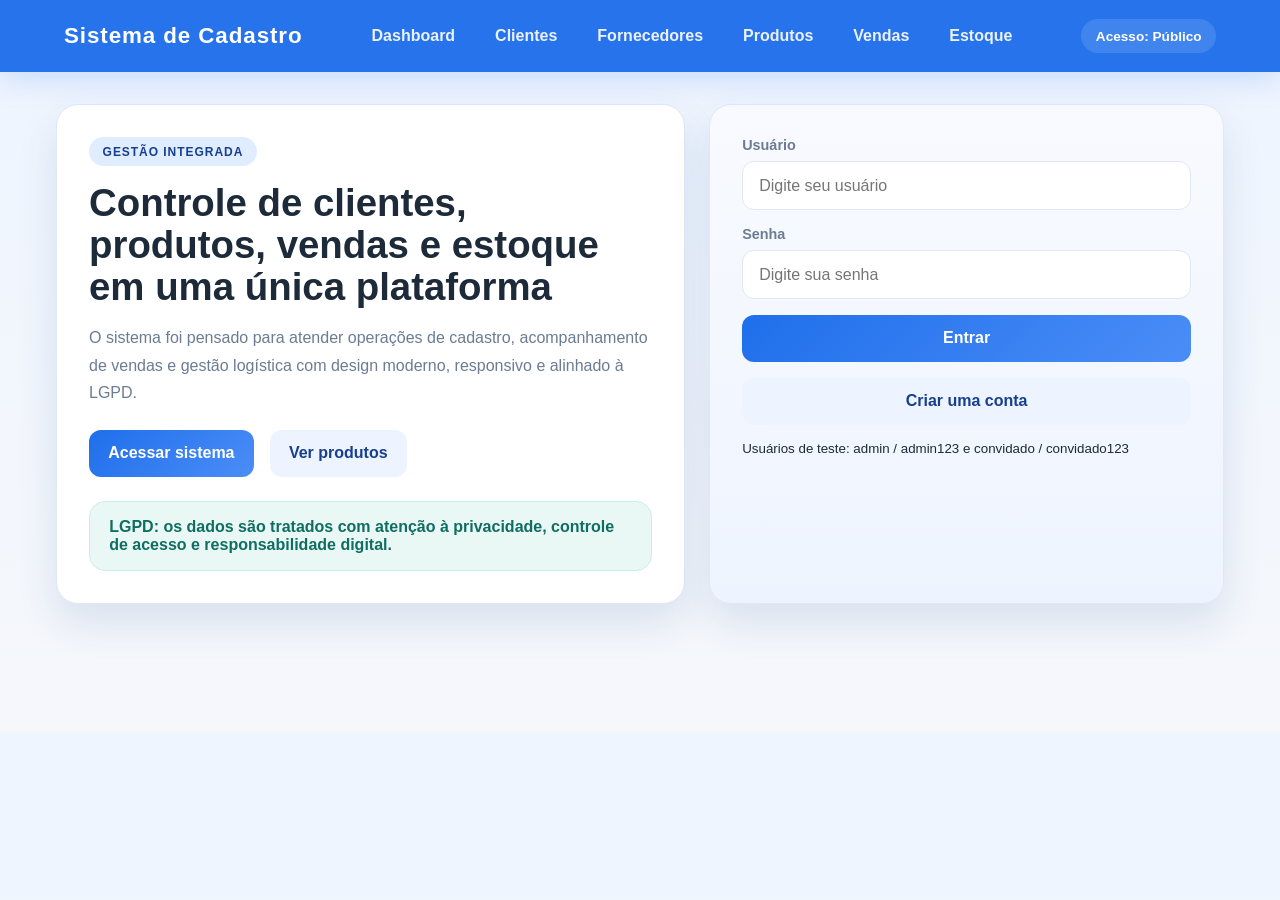
<file: projeto_md/sistema/index.html>
<!DOCTYPE html>
<html lang="pt-BR">
<head>
    <meta charset="UTF-8">
    <meta name="viewport" content="width=device-width, initial-scale=1.0">
    <title>Sistema de Cadastro</title>
    <link rel="stylesheet" href="css/style.css">
</head>
<body>
    <header class="header">
        <nav class="navbar">
            <div class="brand">Sistema de Cadastro</div>
            <div class="nav-links">
                <a href="index.html">Dashboard</a>
                <a href="clientes.html">Clientes</a>
                <a href="fornecedores.html">Fornecedores</a>
                <a href="produtos.html">Produtos</a>
                <a href="vendas.html">Vendas</a>
                <a href="estoque.html">Estoque</a>
            </div>
            <button id="userRole" class="user-role" type="button" title="Clique para sair">Acesso: Público</button>
        </nav>
    </header>

    <main class="container">
        <section class="hero">
            <div class="panel hero-copy">
                <span class="kicker">Gestão integrada</span>
                <h1>Controle de clientes, produtos, vendas e estoque em uma única plataforma</h1>
                <p>O sistema foi pensado para atender operações de cadastro, acompanhamento de vendas e gestão logística com design moderno, responsivo e alinhado à LGPD.</p>
                <div class="hero-actions">
                    <button class="btn btn-primary" onclick="document.getElementById('loginForm').scrollIntoView({behavior: 'smooth'})">Acessar sistema</button>
                    <button class="btn btn-secondary" onclick="window.location.href='produtos.html'">Ver produtos</button>
                </div>
                <div class="lgpd-banner">
                    LGPD: os dados são tratados com atenção à privacidade, controle de acesso e responsabilidade digital.
                </div>
            </div>

            <div class="panel auth-panel">
                <form id="loginForm" class="form-grid">
                    <div>
                        <label for="usuario">Usuário</label>
                        <input id="usuario" name="usuario" type="text" placeholder="Digite seu usuário" required>
                    </div>
                    <div>
                        <label for="senha">Senha</label>
                        <input id="senha" name="senha" type="password" placeholder="Digite sua senha" required>
                    </div>
                    <button class="btn btn-primary" type="submit">Entrar</button>
                    <button id="showRegister" class="btn btn-secondary" type="button">Criar uma conta</button>
                    <small id="loginStatus">Usuários de teste: admin / admin123 e convidado / convidado123</small>
                </form>
                <form id="registerForm" class="form-grid hidden">
                    <h3>Criar uma conta</h3>
                    <div>
                        <label for="novoUsuario">Usuário</label>
                        <input id="novoUsuario" name="usuario" type="text" required>
                    </div>
                    <div>
                        <label for="novaSenha">Senha</label>
                        <input id="novaSenha" name="senha" type="password" minlength="6" required>
                    </div>
                    <button class="btn btn-primary" type="submit">Cadastrar conta</button>
                    <button id="showLogin" class="btn btn-secondary" type="button">Voltar para entrar</button>
                    <small id="registerStatus">A nova conta será criada como Convidado.</small>
                </form>
                <div id="dashboardSummary" class="hidden">
                    <h3>Resumo do sistema</h3>
                    <div class="card-grid">
                        <article class="summary-card">
                            <div class="tag">Clientes</div>
                            <div id="totalClients" class="value">0</div>
                        </article>
                        <article class="summary-card">
                            <div class="tag">Fornecedores</div>
                            <div id="totalSuppliers" class="value">0</div>
                        </article>
                        <article class="summary-card">
                            <div class="tag">Produtos</div>
                            <div id="totalProducts" class="value">0</div>
                        </article>
                        <article class="summary-card">
                            <div class="tag">Vendas</div>
                            <div id="totalSales" class="value">R$ 0,00</div>
                        </article>
                    </div>
                    <button id="logoutButton" class="btn btn-secondary" type="button">Sair do administrador</button>
                </div>
            </div>
        </section>
    </main>

    <script src="js/script.js"></script>
</body>
</html>
</file>
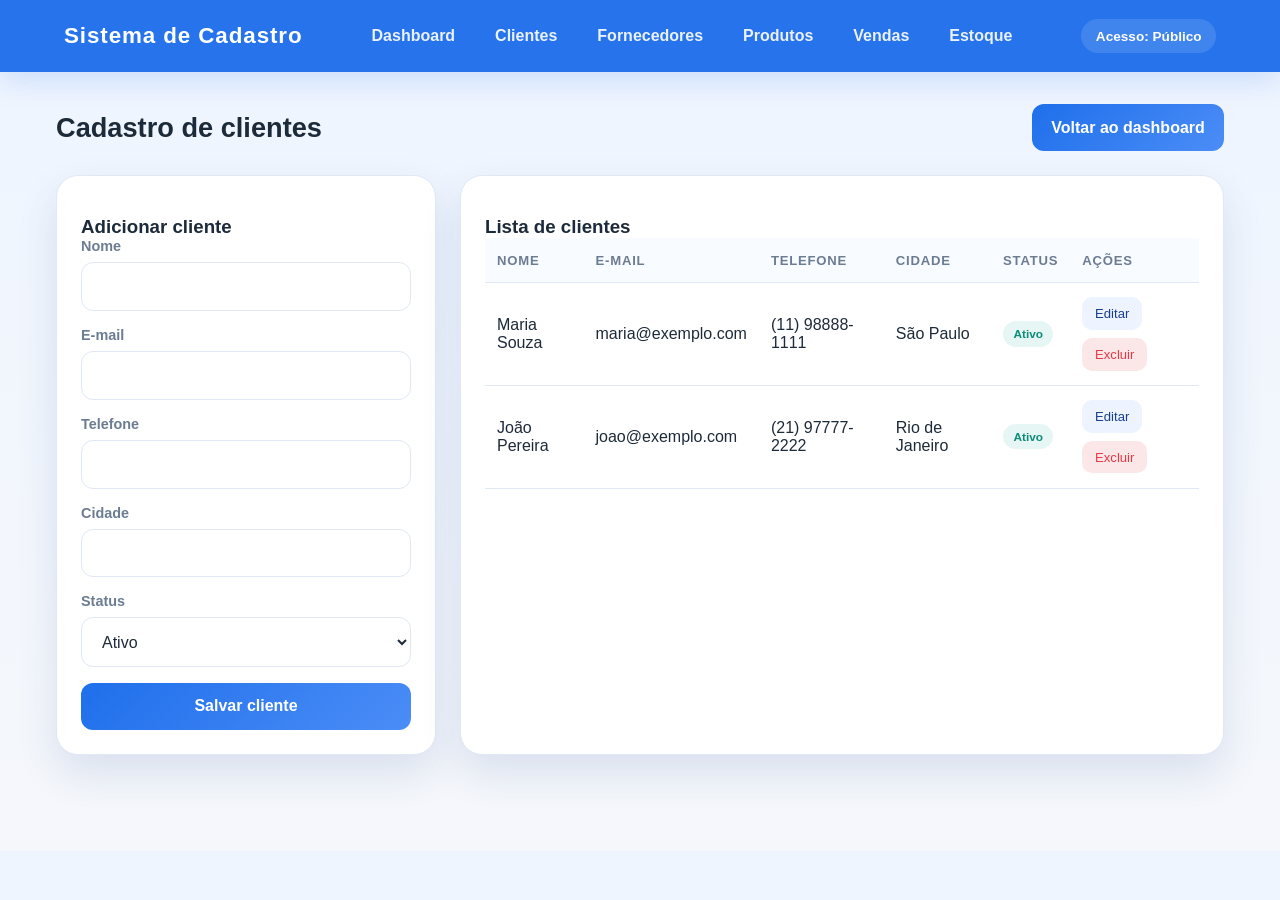
<file: projeto_md/sistema/clientes.html>
<!DOCTYPE html>
<html lang="pt-BR">
<head>
    <meta charset="UTF-8">
    <meta name="viewport" content="width=device-width, initial-scale=1.0">
    <title>Clientes</title>
    <link rel="stylesheet" href="css/style.css">
</head>
<body>
    <header class="header">
        <nav class="navbar">
            <div class="brand">Sistema de Cadastro</div>
            <div class="nav-links">
                <a href="index.html">Dashboard</a>
                <a href="clientes.html">Clientes</a>
                <a href="fornecedores.html">Fornecedores</a>
                <a href="produtos.html">Produtos</a>
                <a href="vendas.html">Vendas</a>
                <a href="estoque.html">Estoque</a>
            </div>
            <div id="userRole" class="user-role">Acesso: Público</div>
        </nav>
    </header>

    <main class="container">
        <div class="page-header">
            <h2>Cadastro de clientes</h2>
            <button class="btn btn-primary" onclick="window.location.href='index.html'">Voltar ao dashboard</button>
        </div>

        <div class="layout">
            <section class="panel form-panel">
                <h3>Adicionar cliente</h3>
                <form id="cadastroClienteForm" class="form-grid">
                    <div>
                        <label for="nome">Nome</label>
                        <input id="nome" name="nome" type="text" required>
                    </div>
                    <div>
                        <label for="email">E-mail</label>
                        <input id="email" name="email" type="email" required>
                    </div>
                    <div>
                        <label for="telefone">Telefone</label>
                        <input id="telefone" name="telefone" type="tel" required>
                    </div>
                    <div>
                        <label for="cidade">Cidade</label>
                        <input id="cidade" name="cidade" type="text" required>
                    </div>
                    <div>
                        <label for="status">Status</label>
                        <select id="status" name="status">
                            <option value="Ativo">Ativo</option>
                            <option value="Inativo">Inativo</option>
                        </select>
                    </div>
                    <button class="btn btn-primary" type="submit">Salvar cliente</button>
                </form>
            </section>

            <section class="panel table-panel">
                <h3>Lista de clientes</h3>
                <div class="table-wrap">
                    <table>
                        <thead>
                            <tr>
                                <th>Nome</th>
                                <th>E-mail</th>
                                <th>Telefone</th>
                                <th>Cidade</th>
                                <th>Status</th>
                                <th>Ações</th>
                            </tr>
                        </thead>
                        <tbody id="clientesTableBody"></tbody>
                    </table>
                </div>
            </section>
        </div>
    </main>

    <script src="js/script.js"></script>
</body>
</html>
</file>
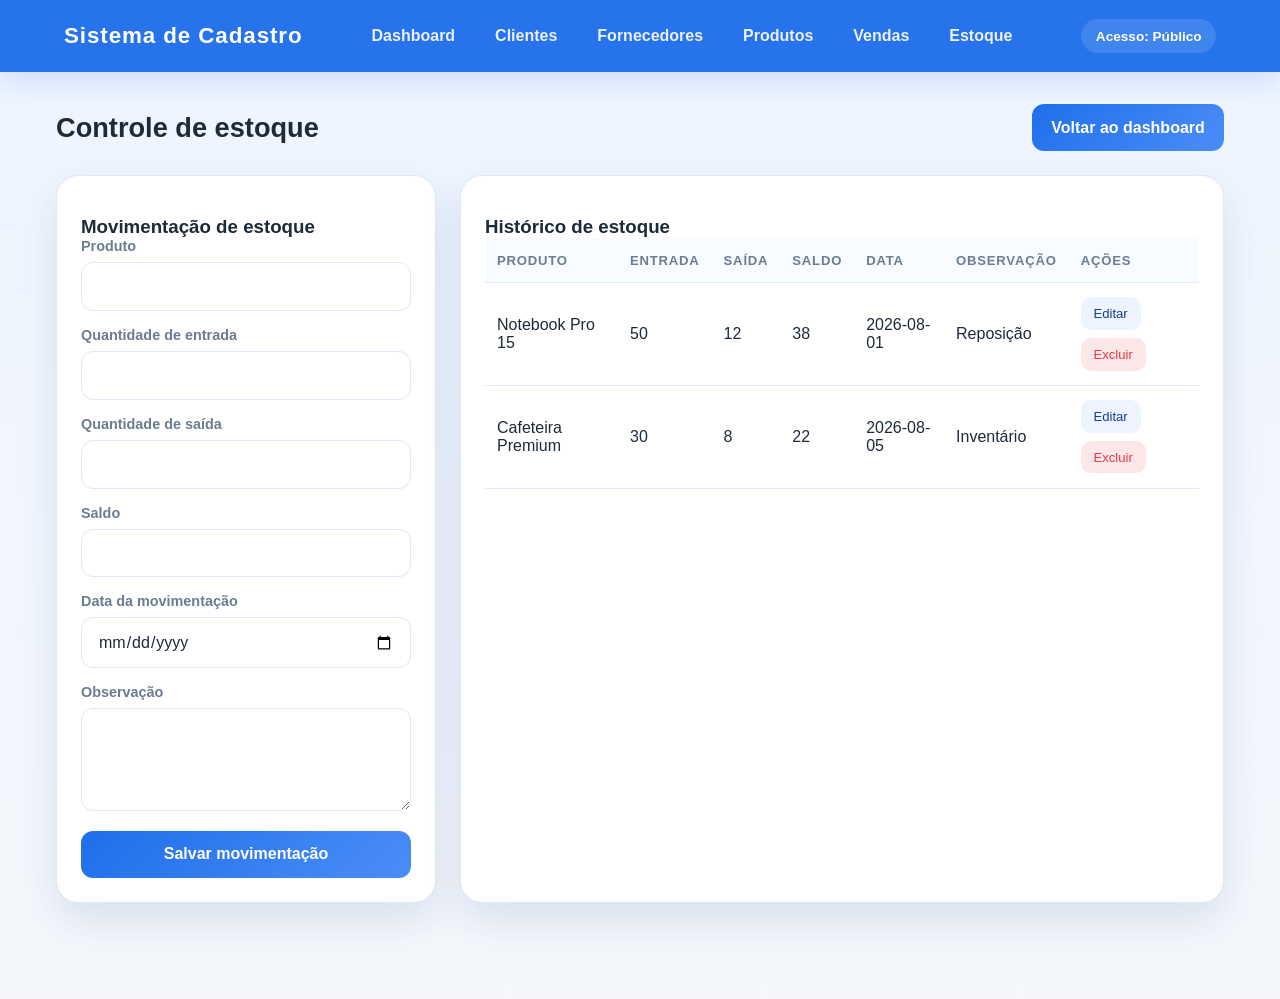
<file: projeto_md/sistema/estoque.html>
<!DOCTYPE html>
<html lang="pt-BR">
<head>
    <meta charset="UTF-8">
    <meta name="viewport" content="width=device-width, initial-scale=1.0">
    <title>Estoque</title>
    <link rel="stylesheet" href="css/style.css">
</head>
<body>
    <header class="header">
        <nav class="navbar">
            <div class="brand">Sistema de Cadastro</div>
            <div class="nav-links">
                <a href="index.html">Dashboard</a>
                <a href="clientes.html">Clientes</a>
                <a href="fornecedores.html">Fornecedores</a>
                <a href="produtos.html">Produtos</a>
                <a href="vendas.html">Vendas</a>
                <a href="estoque.html">Estoque</a>
            </div>
            <div id="userRole" class="user-role">Acesso: Público</div>
        </nav>
    </header>

    <main class="container">
        <div class="page-header">
            <h2>Controle de estoque</h2>
            <button class="btn btn-primary" onclick="window.location.href='index.html'">Voltar ao dashboard</button>
        </div>

        <div class="layout">
            <section class="panel form-panel">
                <h3>Movimentação de estoque</h3>
                <form id="cadastroEstoqueForm" class="form-grid">
                    <div>
                        <label for="produto">Produto</label>
                        <input id="produto" name="produto" type="text" required>
                    </div>
                    <div>
                        <label for="quantidade_entrada">Quantidade de entrada</label>
                        <input id="quantidade_entrada" name="quantidade_entrada" type="number" required>
                    </div>
                    <div>
                        <label for="quantidade_saida">Quantidade de saída</label>
                        <input id="quantidade_saida" name="quantidade_saida" type="number" required>
                    </div>
                    <div>
                        <label for="saldo">Saldo</label>
                        <input id="saldo" name="saldo" type="number" required>
                    </div>
                    <div>
                        <label for="data_movimento">Data da movimentação</label>
                        <input id="data_movimento" name="data_movimento" type="date" required>
                    </div>
                    <div>
                        <label for="observacao">Observação</label>
                        <textarea id="observacao" name="observacao" rows="4"></textarea>
                    </div>
                    <button class="btn btn-primary" type="submit">Salvar movimentação</button>
                </form>
            </section>

            <section class="panel table-panel">
                <h3>Histórico de estoque</h3>
                <div class="table-wrap">
                    <table>
                        <thead>
                            <tr>
                                <th>Produto</th>
                                <th>Entrada</th>
                                <th>Saída</th>
                                <th>Saldo</th>
                                <th>Data</th>
                                <th>Observação</th>
                                <th>Ações</th>
                            </tr>
                        </thead>
                        <tbody id="estoqueTableBody"></tbody>
                    </table>
                </div>
            </section>
        </div>
    </main>

    <script src="js/script.js"></script>
</body>
</html>
</file>
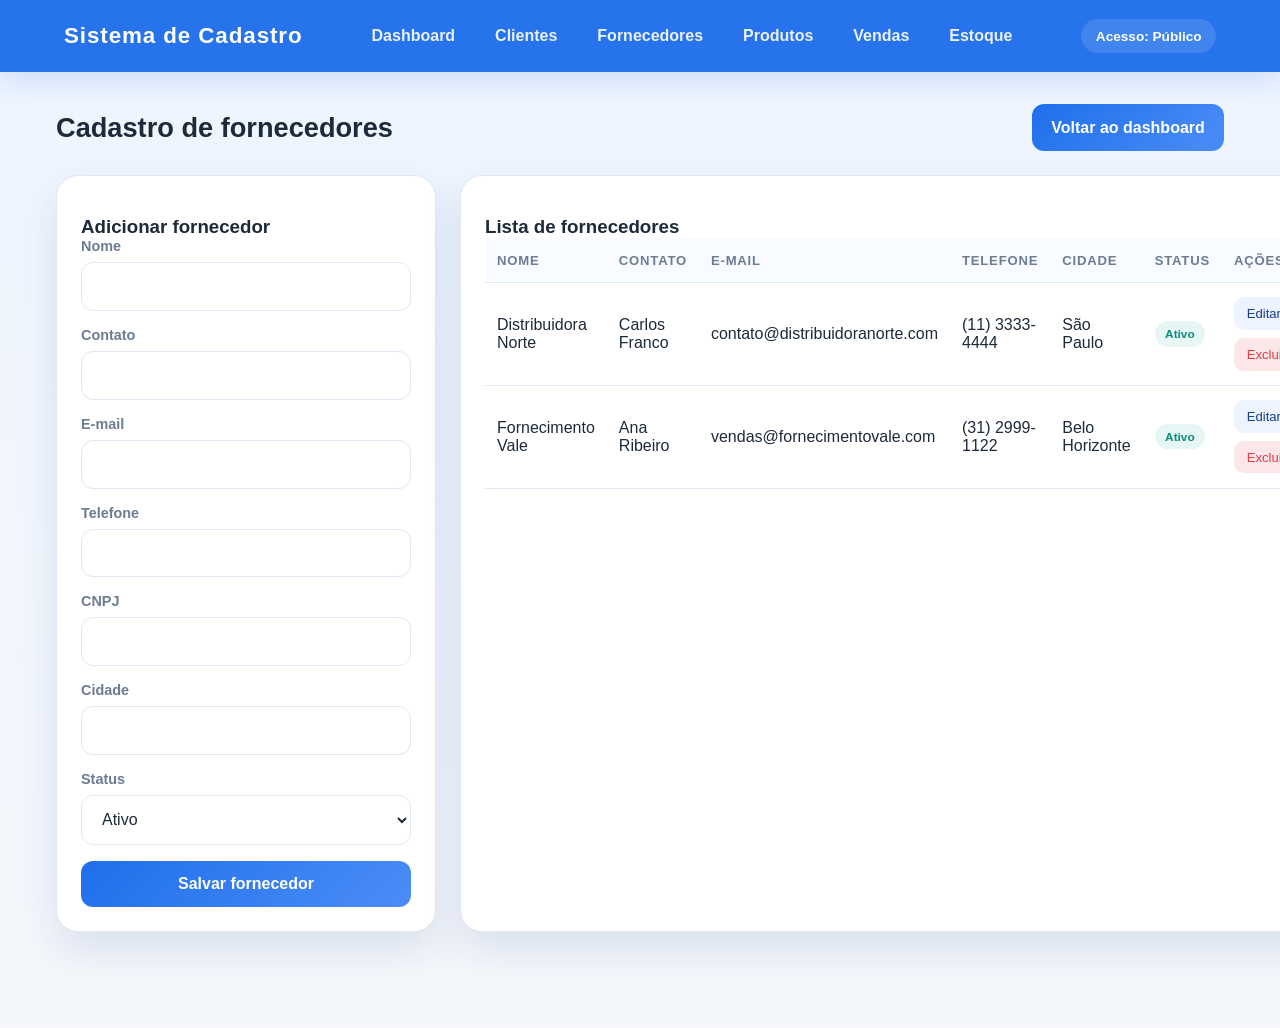
<file: projeto_md/sistema/fornecedores.html>
<!DOCTYPE html>
<html lang="pt-BR">
<head>
    <meta charset="UTF-8">
    <meta name="viewport" content="width=device-width, initial-scale=1.0">
    <title>Fornecedores</title>
    <link rel="stylesheet" href="css/style.css">
</head>
<body>
    <header class="header">
        <nav class="navbar">
            <div class="brand">Sistema de Cadastro</div>
            <div class="nav-links">
                <a href="index.html">Dashboard</a>
                <a href="clientes.html">Clientes</a>
                <a href="fornecedores.html">Fornecedores</a>
                <a href="produtos.html">Produtos</a>
                <a href="vendas.html">Vendas</a>
                <a href="estoque.html">Estoque</a>
            </div>
            <div id="userRole" class="user-role">Acesso: Público</div>
        </nav>
    </header>

    <main class="container">
        <div class="page-header">
            <h2>Cadastro de fornecedores</h2>
            <button class="btn btn-primary" onclick="window.location.href='index.html'">Voltar ao dashboard</button>
        </div>

        <div class="layout">
            <section class="panel form-panel">
                <h3>Adicionar fornecedor</h3>
                <form id="cadastroFornecedorForm" class="form-grid">
                    <div>
                        <label for="nome">Nome</label>
                        <input id="nome" name="nome" type="text" required>
                    </div>
                    <div>
                        <label for="contato">Contato</label>
                        <input id="contato" name="contato" type="text" required>
                    </div>
                    <div>
                        <label for="email">E-mail</label>
                        <input id="email" name="email" type="email" required>
                    </div>
                    <div>
                        <label for="telefone">Telefone</label>
                        <input id="telefone" name="telefone" type="tel" required>
                    </div>
                    <div>
                        <label for="cnpj">CNPJ</label>
                        <input id="cnpj" name="cnpj" type="text" required>
                    </div>
                    <div>
                        <label for="cidade">Cidade</label>
                        <input id="cidade" name="cidade" type="text" required>
                    </div>
                    <div>
                        <label for="status">Status</label>
                        <select id="status" name="status">
                            <option value="Ativo">Ativo</option>
                            <option value="Inativo">Inativo</option>
                        </select>
                    </div>
                    <button class="btn btn-primary" type="submit">Salvar fornecedor</button>
                </form>
            </section>

            <section class="panel table-panel">
                <h3>Lista de fornecedores</h3>
                <div class="table-wrap">
                    <table>
                        <thead>
                            <tr>
                                <th>Nome</th>
                                <th>Contato</th>
                                <th>E-mail</th>
                                <th>Telefone</th>
                                <th>Cidade</th>
                                <th>Status</th>
                                <th>Ações</th>
                            </tr>
                        </thead>
                        <tbody id="fornecedoresTableBody"></tbody>
                    </table>
                </div>
            </section>
        </div>
    </main>

    <script src="js/script.js"></script>
</body>
</html>
</file>
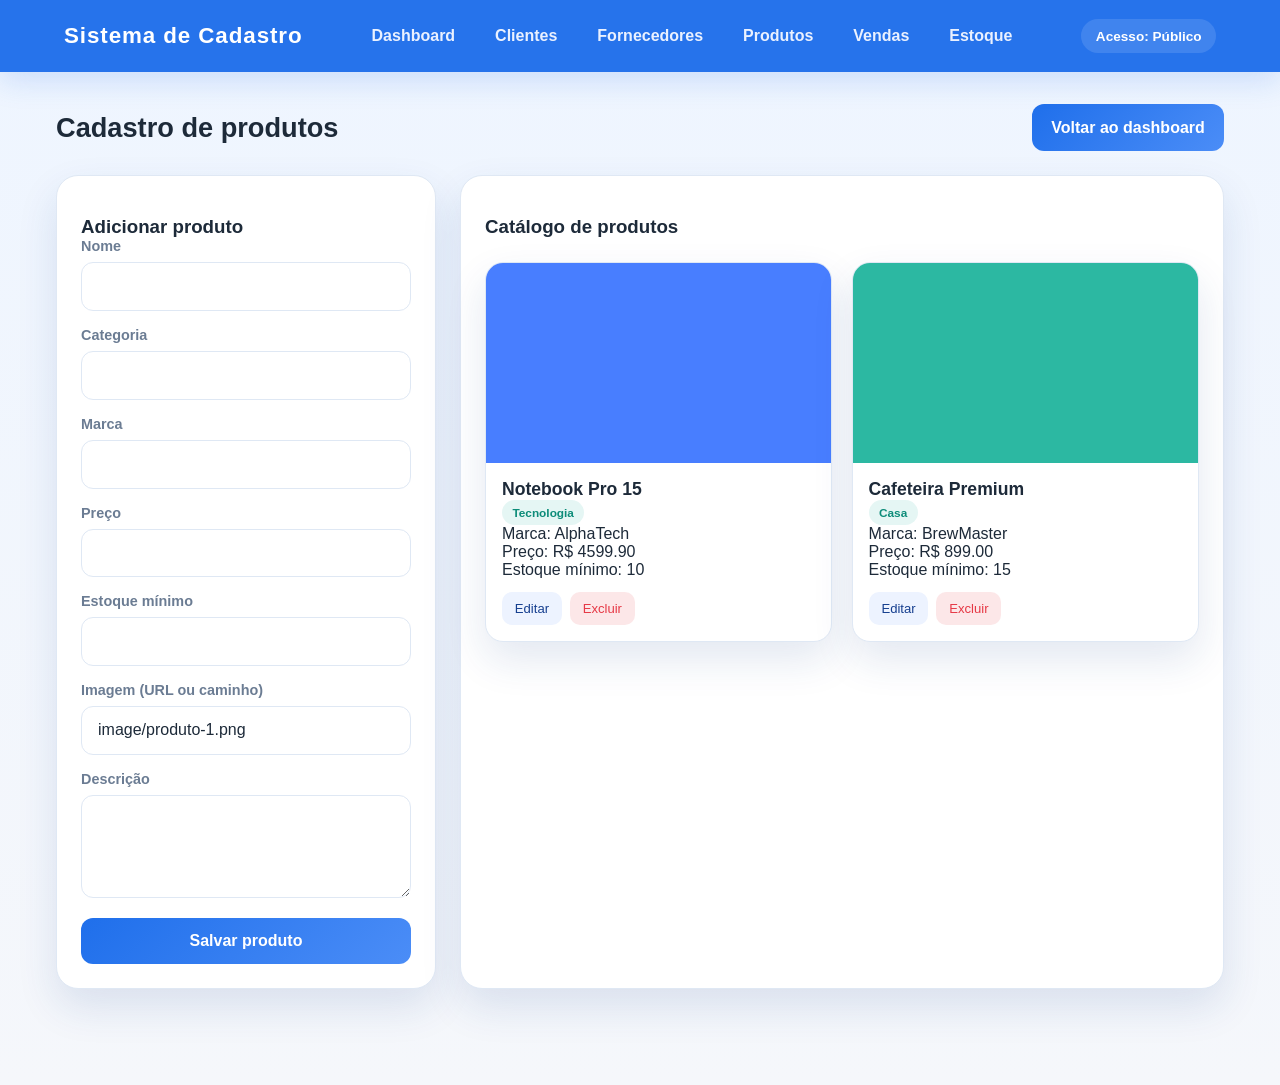
<file: projeto_md/sistema/produtos.html>
<!DOCTYPE html>
<html lang="pt-BR">
<head>
    <meta charset="UTF-8">
    <meta name="viewport" content="width=device-width, initial-scale=1.0">
    <title>Produtos</title>
    <link rel="stylesheet" href="css/style.css">
</head>
<body>
    <header class="header">
        <nav class="navbar">
            <div class="brand">Sistema de Cadastro</div>
            <div class="nav-links">
                <a href="index.html">Dashboard</a>
                <a href="clientes.html">Clientes</a>
                <a href="fornecedores.html">Fornecedores</a>
                <a href="produtos.html">Produtos</a>
                <a href="vendas.html">Vendas</a>
                <a href="estoque.html">Estoque</a>
            </div>
            <div id="userRole" class="user-role">Acesso: Público</div>
        </nav>
    </header>

    <main class="container">
        <div class="page-header">
            <h2>Cadastro de produtos</h2>
            <button class="btn btn-primary" onclick="window.location.href='index.html'">Voltar ao dashboard</button>
        </div>

        <div class="layout">
            <section class="panel form-panel">
                <h3>Adicionar produto</h3>
                <form id="cadastroProdutoForm" class="form-grid">
                    <div>
                        <label for="nome">Nome</label>
                        <input id="nome" name="nome" type="text" required>
                    </div>
                    <div>
                        <label for="categoria">Categoria</label>
                        <input id="categoria" name="categoria" type="text" required>
                    </div>
                    <div>
                        <label for="marca">Marca</label>
                        <input id="marca" name="marca" type="text" required>
                    </div>
                    <div>
                        <label for="preco">Preço</label>
                        <input id="preco" name="preco" type="number" step="0.01" required>
                    </div>
                    <div>
                        <label for="estoque_minimo">Estoque mínimo</label>
                        <input id="estoque_minimo" name="estoque_minimo" type="number" required>
                    </div>
                    <div>
                        <label for="imagem">Imagem (URL ou caminho)</label>
                        <input id="imagem" name="imagem" type="text" value="image/produto-1.png">
                    </div>
                    <div>
                        <label for="descricao">Descrição</label>
                        <textarea id="descricao" name="descricao" rows="4"></textarea>
                    </div>
                    <button class="btn btn-primary" type="submit">Salvar produto</button>
                </form>
            </section>

            <section class="panel table-panel">
                <h3>Catálogo de produtos</h3>
                <div id="produtosGrid" class="card-grid"></div>
            </section>
        </div>
    </main>

    <script src="js/script.js"></script>
</body>
</html>
</file>
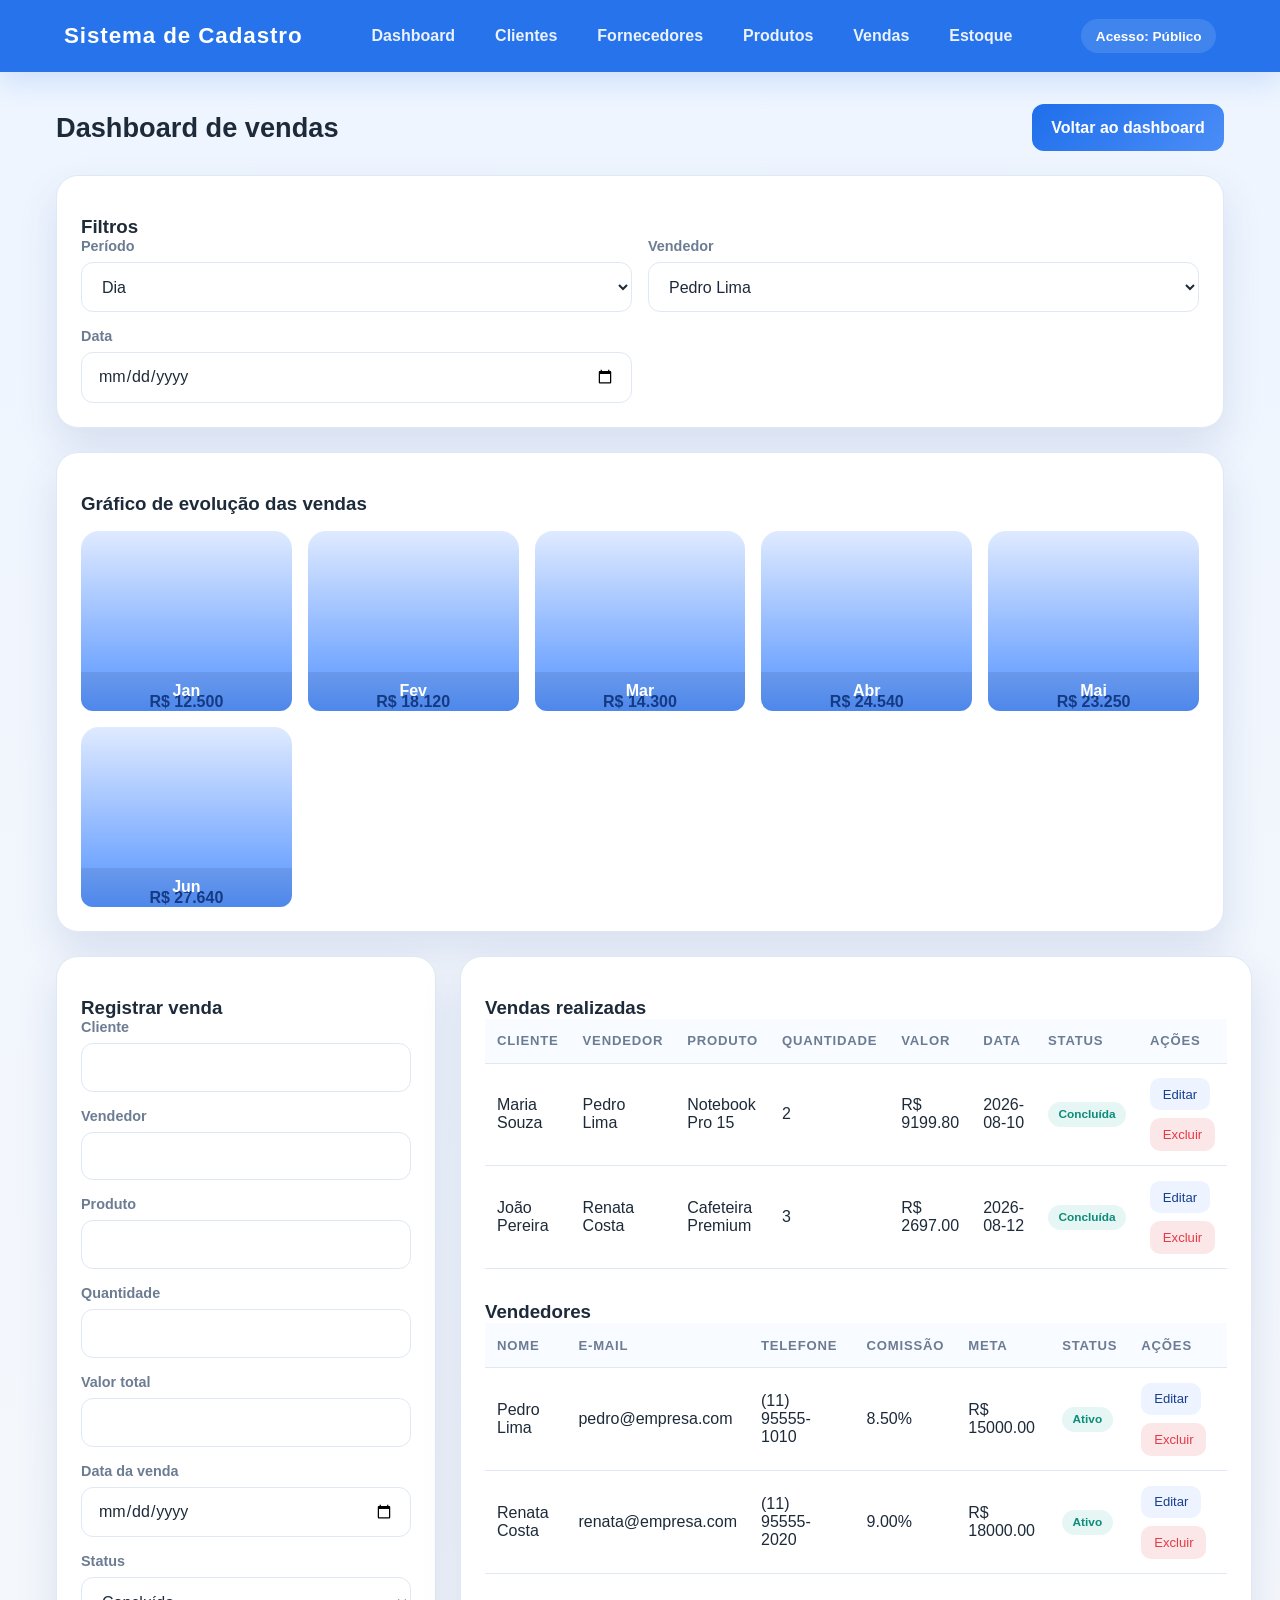
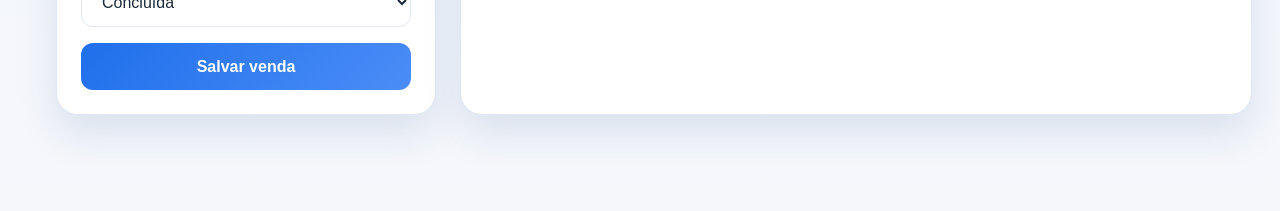
<file: projeto_md/sistema/vendas.html>
<!DOCTYPE html>
<html lang="pt-BR">
<head>
    <meta charset="UTF-8">
    <meta name="viewport" content="width=device-width, initial-scale=1.0">
    <title>Vendas</title>
    <link rel="stylesheet" href="css/style.css">
</head>
<body>
    <header class="header">
        <nav class="navbar">
            <div class="brand">Sistema de Cadastro</div>
            <div class="nav-links">
                <a href="index.html">Dashboard</a>
                <a href="clientes.html">Clientes</a>
                <a href="fornecedores.html">Fornecedores</a>
                <a href="produtos.html">Produtos</a>
                <a href="vendas.html">Vendas</a>
                <a href="estoque.html">Estoque</a>
            </div>
            <div id="userRole" class="user-role">Acesso: Público</div>
        </nav>
    </header>

    <main class="container">
        <div class="page-header">
            <h2>Dashboard de vendas</h2>
            <button class="btn btn-primary" onclick="window.location.href='index.html'">Voltar ao dashboard</button>
        </div>

        <section class="panel form-panel" style="margin-bottom: 1.5rem;">
            <h3>Filtros</h3>
            <div class="form-row">
                <div>
                    <label for="periodo">Período</label>
                    <select id="periodo" name="periodo">
                        <option value="dia">Dia</option>
                        <option value="mes">Mês</option>
                        <option value="ano">Ano</option>
                    </select>
                </div>
                <div>
                    <label for="vendedor">Vendedor</label>
                    <select id="vendedor" name="vendedor">
                        <option value="Pedro Lima">Pedro Lima</option>
                        <option value="Renata Costa">Renata Costa</option>
                    </select>
                </div>
                <div>
                    <label for="data">Data</label>
                    <input id="data" name="data" type="date">
                </div>
            </div>
        </section>

        <section class="panel form-panel" style="margin-bottom: 1.5rem;">
            <h3>Gráfico de evolução das vendas</h3>
            <div id="salesChart" class="chart-grid"></div>
        </section>

        <div class="layout">
            <section class="panel form-panel">
                <h3>Registrar venda</h3>
                <form id="cadastroVendaForm" class="form-grid">
                    <div>
                        <label for="cliente">Cliente</label>
                        <input id="cliente" name="cliente" type="text" required>
                    </div>
                    <div>
                        <label for="vendedor">Vendedor</label>
                        <input id="vendedor" name="vendedor" type="text" required>
                    </div>
                    <div>
                        <label for="produto">Produto</label>
                        <input id="produto" name="produto" type="text" required>
                    </div>
                    <div>
                        <label for="quantidade">Quantidade</label>
                        <input id="quantidade" name="quantidade" type="number" required>
                    </div>
                    <div>
                        <label for="valor_total">Valor total</label>
                        <input id="valor_total" name="valor_total" type="number" step="0.01" required>
                    </div>
                    <div>
                        <label for="data_venda">Data da venda</label>
                        <input id="data_venda" name="data_venda" type="date" required>
                    </div>
                    <div>
                        <label for="status">Status</label>
                        <select id="status" name="status">
                            <option value="Concluída">Concluída</option>
                            <option value="Pendente">Pendente</option>
                            <option value="Cancelada">Cancelada</option>
                        </select>
                    </div>
                    <button class="btn btn-primary" type="submit">Salvar venda</button>
                </form>
            </section>

            <section class="panel table-panel">
                <h3>Vendas realizadas</h3>
                <div class="table-wrap">
                    <table>
                        <thead>
                            <tr>
                                <th>Cliente</th>
                                <th>Vendedor</th>
                                <th>Produto</th>
                                <th>Quantidade</th>
                                <th>Valor</th>
                                <th>Data</th>
                                <th>Status</th>
                                <th>Ações</th>
                            </tr>
                        </thead>
                        <tbody id="vendasTableBody"></tbody>
                    </table>
                </div>

                <div style="margin-top: 2rem;">
                    <h3>Vendedores</h3>
                    <div class="table-wrap">
                        <table>
                            <thead>
                                <tr>
                                    <th>Nome</th>
                                    <th>E-mail</th>
                                    <th>Telefone</th>
                                    <th>Comissão</th>
                                    <th>Meta</th>
                                    <th>Status</th>
                                    <th>Ações</th>
                                </tr>
                            </thead>
                            <tbody id="vendedoresTableBody"></tbody>
                        </table>
                    </div>
                </div>
            </section>
        </div>
    </main>

    <script src="js/script.js"></script>
</body>
</html>
</file>
<file: projeto_md/sistema/css/style.css>
/* Reset geral */
* {
    box-sizing: border-box;
    margin: 0;
    padding: 0;
}

:root {
    --bg: #f3f6fb;
    --panel: #ffffff;
    --panel-alt: #edf3ff;
    --primary: #1f6feb;
    --primary-dark: #163f8f;
    --accent: #28b7a2;
    --warning: #ffb703;
    --danger: #e63946;
    --text: #1d2a39;
    --muted: #6b7c93;
    --line: #dfe8f4;
    --shadow: 0 18px 40px rgba(22, 64, 143, 0.12);
}

body {
    font-family: Arial, Helvetica, sans-serif;
    background: linear-gradient(180deg, #eef5ff 0%, #f5f7fb 100%);
    color: var(--text);
}

a {
    text-decoration: none;
    color: inherit;
}

img {
    width: 100%;
    display: block;
}

.header {
    position: sticky;
    top: 0;
    z-index: 20;
    background: rgba(31, 111, 235, 0.97);
    backdrop-filter: blur(10px);
    color: white;
    box-shadow: 0 8px 30px rgba(31, 111, 235, 0.18);
}

.navbar {
    max-width: 1200px;
    margin: 0 auto;
    padding: 1rem 1.5rem;
    display: flex;
    justify-content: space-between;
    align-items: center;
    gap: 1rem;
    flex-wrap: wrap;
}

.brand {
    font-size: 1.4rem;
    font-weight: 700;
    letter-spacing: 0.04em;
}

.nav-links {
    display: flex;
    flex-wrap: wrap;
    gap: 0.7rem;
}

.nav-links a {
    padding: 0.7rem 0.9rem;
    border-radius: 10px;
    color: #eaf1ff;
    transition: all 0.3s ease;
    font-weight: 600;
}

.nav-links a:hover {
    background: rgba(255, 255, 255, 0.13);
    transform: translateY(-1px);
}

.user-role {
    display: inline-flex;
    align-items: center;
    border: 0;
    padding: 0.6rem 0.9rem;
    border-radius: 999px;
    background: rgba(255, 255, 255, 0.12);
    color: inherit;
    font-size: 0.85rem;
    font-weight: 700;
    cursor: pointer;
}

.user-role:hover {
    background: rgba(255, 255, 255, 0.22);
}

.container {
    max-width: 1200px;
    margin: 2rem auto;
    padding: 0 1rem 4rem;
}

.hero {
    display: grid;
    grid-template-columns: 1.1fr 0.9fr;
    gap: 1.5rem;
    align-items: stretch;
    margin-bottom: 2rem;
}

.panel {
    background: var(--panel);
    border: 1px solid var(--line);
    border-radius: 22px;
    box-shadow: var(--shadow);
}

.hero-copy {
    padding: 2rem;
}

.kicker {
    display: inline-block;
    padding: 0.45rem 0.85rem;
    border-radius: 999px;
    background: #e0ecff;
    color: var(--primary-dark);
    font-size: 0.75rem;
    letter-spacing: 0.08em;
    text-transform: uppercase;
    font-weight: 700;
}

h1, h2, h3 {
    margin-top: 1rem;
    color: var(--text);
}

.hero-copy h1 {
    font-size: clamp(2rem, 3vw, 3.25rem);
    line-height: 1.1;
}

.hero-copy p {
    margin-top: 1rem;
    color: var(--muted);
    line-height: 1.7;
}

.hero-actions {
    display: flex;
    gap: 1rem;
    margin-top: 1.5rem;
    flex-wrap: wrap;
}

.btn {
    border: none;
    border-radius: 12px;
    padding: 0.9rem 1.2rem;
    cursor: pointer;
    font-weight: 700;
    transition: transform 0.25s ease, box-shadow 0.25s ease, opacity 0.25s ease;
}

.btn:hover {
    transform: translateY(-2px);
    box-shadow: 0 14px 24px rgba(31, 111, 235, 0.2);
}

.btn-primary {
    background: linear-gradient(135deg, var(--primary), #4b8df7);
    color: white;
}

.btn-secondary {
    background: #edf3ff;
    color: var(--primary-dark);
}

.btn-danger {
    background: rgba(230, 57, 70, 0.12);
    color: var(--danger);
}

.auth-panel {
    padding: 2rem;
    background: linear-gradient(180deg, #f8fafe 0%, #eef4ff 100%);
}

.form-grid {
    display: grid;
    gap: 1rem;
}

.form-row {
    display: grid;
    grid-template-columns: repeat(2, minmax(0, 1fr));
    gap: 1rem;
}

label {
    display: block;
    margin-bottom: 0.5rem;
    color: var(--muted);
    font-size: 0.9rem;
    font-weight: 700;
}

input,
select,
textarea,
button {
    font: inherit;
}

input,
select,
textarea {
    width: 100%;
    padding: 0.9rem 1rem;
    border: 1px solid var(--line);
    border-radius: 12px;
    background: #fff;
    color: var(--text);
    transition: border-color 0.2s ease, box-shadow 0.2s ease;
}

input:focus,
select:focus,
textarea:focus {
    border-color: var(--primary);
    box-shadow: 0 0 0 4px rgba(31, 111, 235, 0.08);
    outline: none;
}

.card-grid {
    display: grid;
    grid-template-columns: repeat(auto-fit, minmax(225px, 1fr));
    gap: 1.2rem;
    margin-top: 1.5rem;
}

.summary-card,
.product-card,
.info-card {
    background: var(--panel);
    border: 1px solid var(--line);
    border-radius: 18px;
    box-shadow: var(--shadow);
    overflow: hidden;
    transition: transform 0.3s ease, box-shadow 0.3s ease;
}

.summary-card:hover,
.product-card:hover,
.info-card:hover {
    transform: translateY(-6px);
    box-shadow: 0 20px 38px rgba(17, 52, 112, 0.12);
}

.summary-card {
    padding: 1.3rem;
}

.summary-card .value {
    font-size: 2rem;
    font-weight: 800;
    margin: 0.7rem 0;
}

.summary-card .tag {
    color: var(--muted);
    font-size: 0.85rem;
    text-transform: uppercase;
    letter-spacing: 0.06em;
}

.product-card {
    cursor: pointer;
}

.product-card img {
    height: 200px;
    object-fit: cover;
}

.product-card .body {
    padding: 1rem;
}

.product-card h3 {
    margin-top: 0;
    font-size: 1.1rem;
}

.badge {
    display: inline-flex;
    align-items: center;
    gap: 0.35rem;
    padding: 0.35rem 0.65rem;
    border-radius: 999px;
    font-size: 0.74rem;
    font-weight: 700;
    background: rgba(40, 183, 162, 0.12);
    color: #0d8c79;
}

.page-header {
    display: flex;
    justify-content: space-between;
    align-items: center;
    gap: 1rem;
    margin-bottom: 1.5rem;
    flex-wrap: wrap;
}

.page-header h2 {
    margin: 0;
    font-size: clamp(1.7rem, 2vw, 2.5rem);
}

.layout {
    display: grid;
    grid-template-columns: 380px 1fr;
    gap: 1.5rem;
}

.form-panel,
.table-panel {
    padding: 1.5rem;
}

.table-wrap {
    overflow-x: auto;
}

table {
    width: 100%;
    border-collapse: collapse;
    min-width: 600px;
}

th, td {
    padding: 0.9rem 0.75rem;
    border-bottom: 1px solid var(--line);
    text-align: left;
    vertical-align: middle;
}

th {
    color: var(--muted);
    font-size: 0.82rem;
    text-transform: uppercase;
    letter-spacing: 0.06em;
    background: #f8fbff;
}

.action-group {
    display: flex;
    gap: 0.5rem;
    flex-wrap: wrap;
}

.btn-small {
    padding: 0.55rem 0.8rem;
    border-radius: 10px;
    font-size: 0.82rem;
    border: none;
    cursor: pointer;
    transition: opacity 0.2s ease;
}

.btn-small:hover {
    opacity: 0.92;
}

.chart-grid {
    display: grid;
    grid-template-columns: repeat(auto-fit, minmax(180px, 1fr));
    gap: 1rem;
    margin-top: 1rem;
}

.chart-bar {
    display: flex;
    flex-direction: column;
    justify-content: flex-end;
    height: 180px;
    background: linear-gradient(180deg, #dfeaff 0%, #5493ff 100%);
    border-radius: 18px 18px 12px 12px;
    position: relative;
    overflow: hidden;
}

.chart-bar span {
    position: absolute;
    bottom: 0;
    left: 0;
    right: 0;
    padding: 0.65rem 0;
    text-align: center;
    color: white;
    font-weight: 700;
    background: rgba(0, 0, 0, 0.08);
}

.chart-bar .value {
    display: flex;
    align-items: flex-end;
    justify-content: center;
    height: 100%;
    font-weight: 800;
    color: var(--primary-dark);
}

.lgpd-banner {
    margin-top: 1.5rem;
    padding: 1rem 1.2rem;
    background: #eaf8f5;
    border: 1px solid #c8efe8;
    border-radius: 16px;
    color: #0f6d61;
    font-weight: 600;
}

.hidden {
    display: none !important;
}

@media (max-width: 900px) {
    .hero,
    .layout {
        grid-template-columns: 1fr;
    }

    .form-row {
        grid-template-columns: 1fr;
    }
}

@media (max-width: 560px) {
    .navbar {
        justify-content: center;
    }

    .nav-links {
        justify-content: center;
    }

    .container {
        padding-left: 0.75rem;
        padding-right: 0.75rem;
    }
}
</file>
